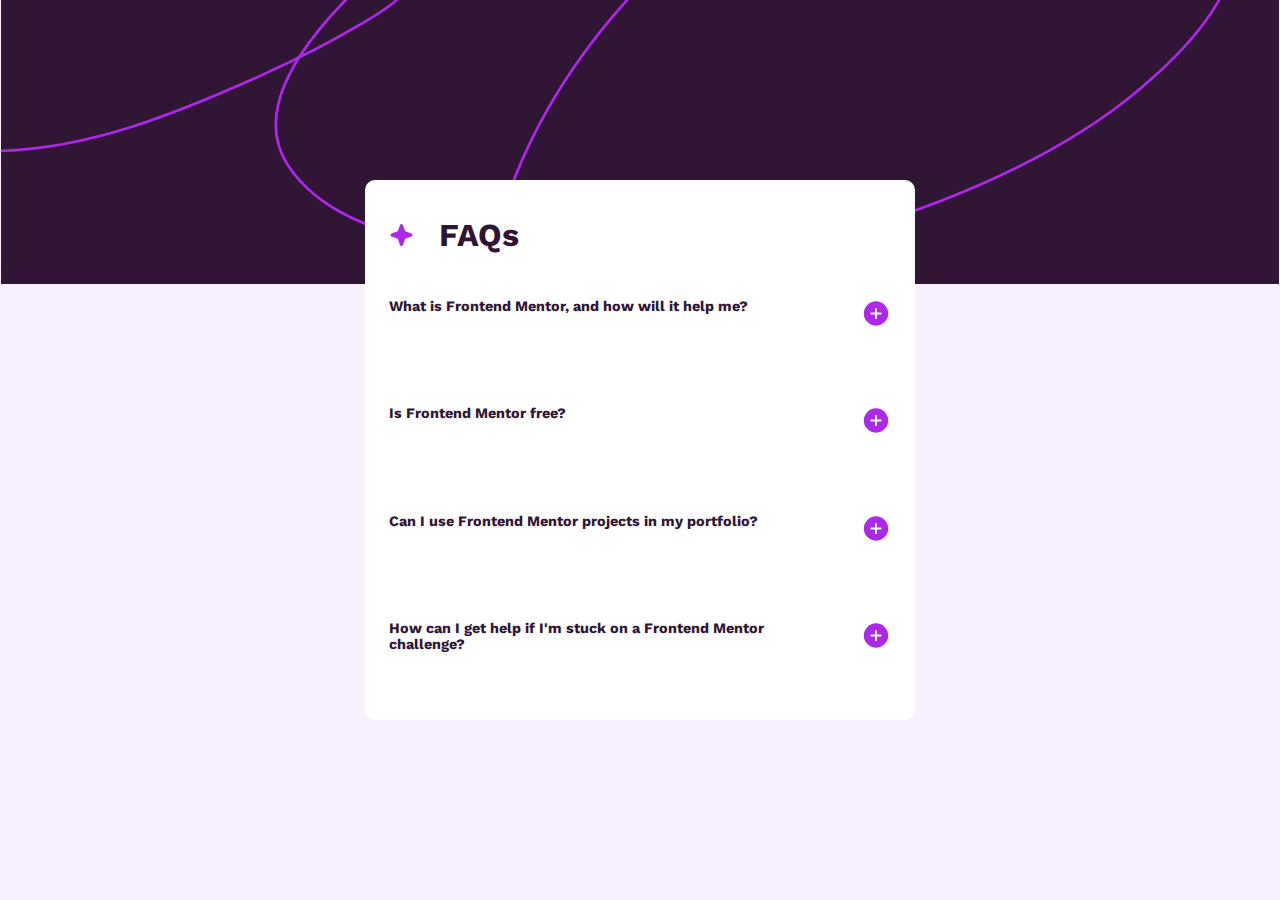
<file: index.html>
<!DOCTYPE html>
<html lang="en">
  <head>
    <meta charset="UTF-8" />
    <meta name="viewport" content="width=device-width, initial-scale=1.0" />
    <!-- displays site properly based on user's device -->

    <link
      rel="icon"
      type="image/png"
      sizes="32x32"
      href="./images/favicon-32x32.png"
    />

    <title>Frontend Mentor | FAQ accordion</title>

    <!-- Feel free to remove these styles or customise in your own stylesheet 👍 -->
    <link rel="stylesheet" href="styles.css" />
    <style></style>
  </head>
  <body>
    <main>
      <div class="container">
        <!-- faqs tittle -->
        <article class="tittle">
          <img src="./images/icon-star.svg" alt="" />
          <h1>FAQs</h1>
        </article>
        <!-- start of each qustion -->
        <div class="ques-container">
          <div class="ques-title">
            <h3>What is Frontend Mentor, and how will it help me?</h3>
            <div class="btn">
              <span class="plus"
                ><img src="./images/icon-plus.svg" alt=""
              /></span>
              <span class="minus"
                ><img src="./images/icon-minus.svg" alt=""
              /></span>
            </div>
          </div>
           <p class="ques-text">
            Yes, Frontend Mentor offers both free and premium coding challenges,
            with the free option providing access to a range of projects
            suitable for all skill levels.
          </p>
        </div>
        <!-- end of each question -->
        <!-- start of each qustion -->
        <div class="ques-container">
          <div class="ques-title">
            <h3>Is Frontend Mentor free?</h3>
            <div class="btn">
              <span class="plus"
                ><img src="./images/icon-plus.svg" alt=""
              /></span>
              <span class="minus"
                ><img src="./images/icon-minus.svg" alt=""
              /></span>
            </div>
          </div>
          <p class="ques-text">
            Yes, Frontend Mentor offers both free and premium coding challenges,
            with the free option providing access to a range of projects
            suitable for all skill levels.
          </p>
        </div>
        <!-- end of each question -->
        <!-- start of each qustion -->
        <div class="ques-container">
          <div class="ques-title">
            <h3>Can I use Frontend Mentor projects in my portfolio?</h3>
            <div class="btn">
              <span class="plus"
                ><img src="./images/icon-plus.svg" alt=""
              /></span>
              <span class="minus"
                ><img src="./images/icon-minus.svg" alt=""
              /></span>
            </div>
          </div>
          <p class="ques-text">
            Yes, you can use projects completed on Frontend Mentor in your
            portfolio. It's an excellent way to showcase your skills to
            potential employers!
          </p>
        </div>
        <!-- end of each question -->
        <!-- start of each qustion -->
        <div class="ques-container">
          <div class="ques-title">
            <h3>
              How can I get help if I'm stuck on a Frontend Mentor challenge?
            </h3>
            <div class="btn">
              <span class="plus"
                ><img src="./images/icon-plus.svg" alt=""
              /></span>
              <span class="minus"
                ><img src="./images/icon-minus.svg" alt=""
              /></span>
            </div>
          </div>
          <p class="ques-text">
            The best place to get help is inside Frontend Mentor's Discord
            community. There's a help channel where you can ask questions and
            seek support from other community members.
          </p>
        </div>
        <!-- end of each question -->
      </div>
    </main>
    <script src="./app.js"></script>
  </body>
</html>
</file>
<file: styles.css>
@import url('https://fonts.googleapis.com/css2?family=Work+Sans:wght@400;600;700&display=swap');

:root {
 --primary: hsl(0, 0%, 100%);
 --primary-2: hsl(275, 100%, 97%);
 --secondary: hsl(292, 16%, 49%);
 --secondary-2: hsl(292, 42%, 14%);
 --mainFont: 'Work Sans', sans-serif;
}

*,
::after,
::before {
 margin: 0;
 padding: 0;
 box-sizing: border-box;
}

main {
 background-image: url(./images/background-pattern-mobile.svg);
 background-position: top;
 background-repeat: no-repeat;
 background-color: var(--primary-2);
 display: grid;
 grid-template-columns: 1fr;
 place-items: center;
 font-family: var(--mainFont);
 width: 100vw;
 max-width: 1440px;
 min-height: 100vh;
}

@media screen and (min-width:390px) {
 main {
  background-image: url(./images/background-pattern-desktop.svg);
  background-size: contain;
 }

 .container {
  max-width: 550px;
  margin: auto;
  padding: 1rem 2rem;
 }

 .ques-title h3 {
  font-size: 0.9rem;
 }
}

.container {
 border-radius: 10px;
 margin: auto;
 width: 80%;
 display: grid;
 grid-template-columns: 1fr;
 gap: 1.5rem;
 background-color: var(--primary);
 padding: 1rem 1.5rem;
 min-height: 60vh;
}

.tittle {
 display: flex;
 flex-direction: row;
 place-items: center;
}

.tittle img {
 width: 25px;
 margin-right: 25px;
}

.tittle h1 {
 font-family: Work Sans;
 font-weight: 700;
 color: var(--secondary-2);
 font-size: 2rem;
}

.ques-container {
 display: grid;
 grid-template-columns: 1fr;
 max-width: 100%;

}

.ques-title {
 display: flex;
 flex-direction: row;
 justify-content: space-between;
 color: var(--secondary-2);
 font-size: 0.75rem;
 margin-bottom: 10px;
}

.ques-title h3 {
 width: 80%;
 font-weight: 700;
}

.ques-title h3:hover {
 color: rgb(227, 59, 227);
 cursor: pointer;
}

.ques-title button {
 border: none;
 background: none;
 display: flex;
 flex-direction: row;
}

.ques-text {
 color: var(--secondary);
 font-weight: 400;
 display: none;
 width: 90%;
 line-height: 1.25rem;

}

.show-text .ques-text {
 display: block;
 transform: translateY(-100);
 transition: all 10s ease-in;
}

.minus {
 display: none;
}

.show-text .minus {
 display: inline;
}

.show-text .plus {
 display: none;
}



.attribution {
 font-size: 11px;
 text-align: center;

}

.attribution a {
 color: hsl(228, 45%, 44%);
}
</file>
